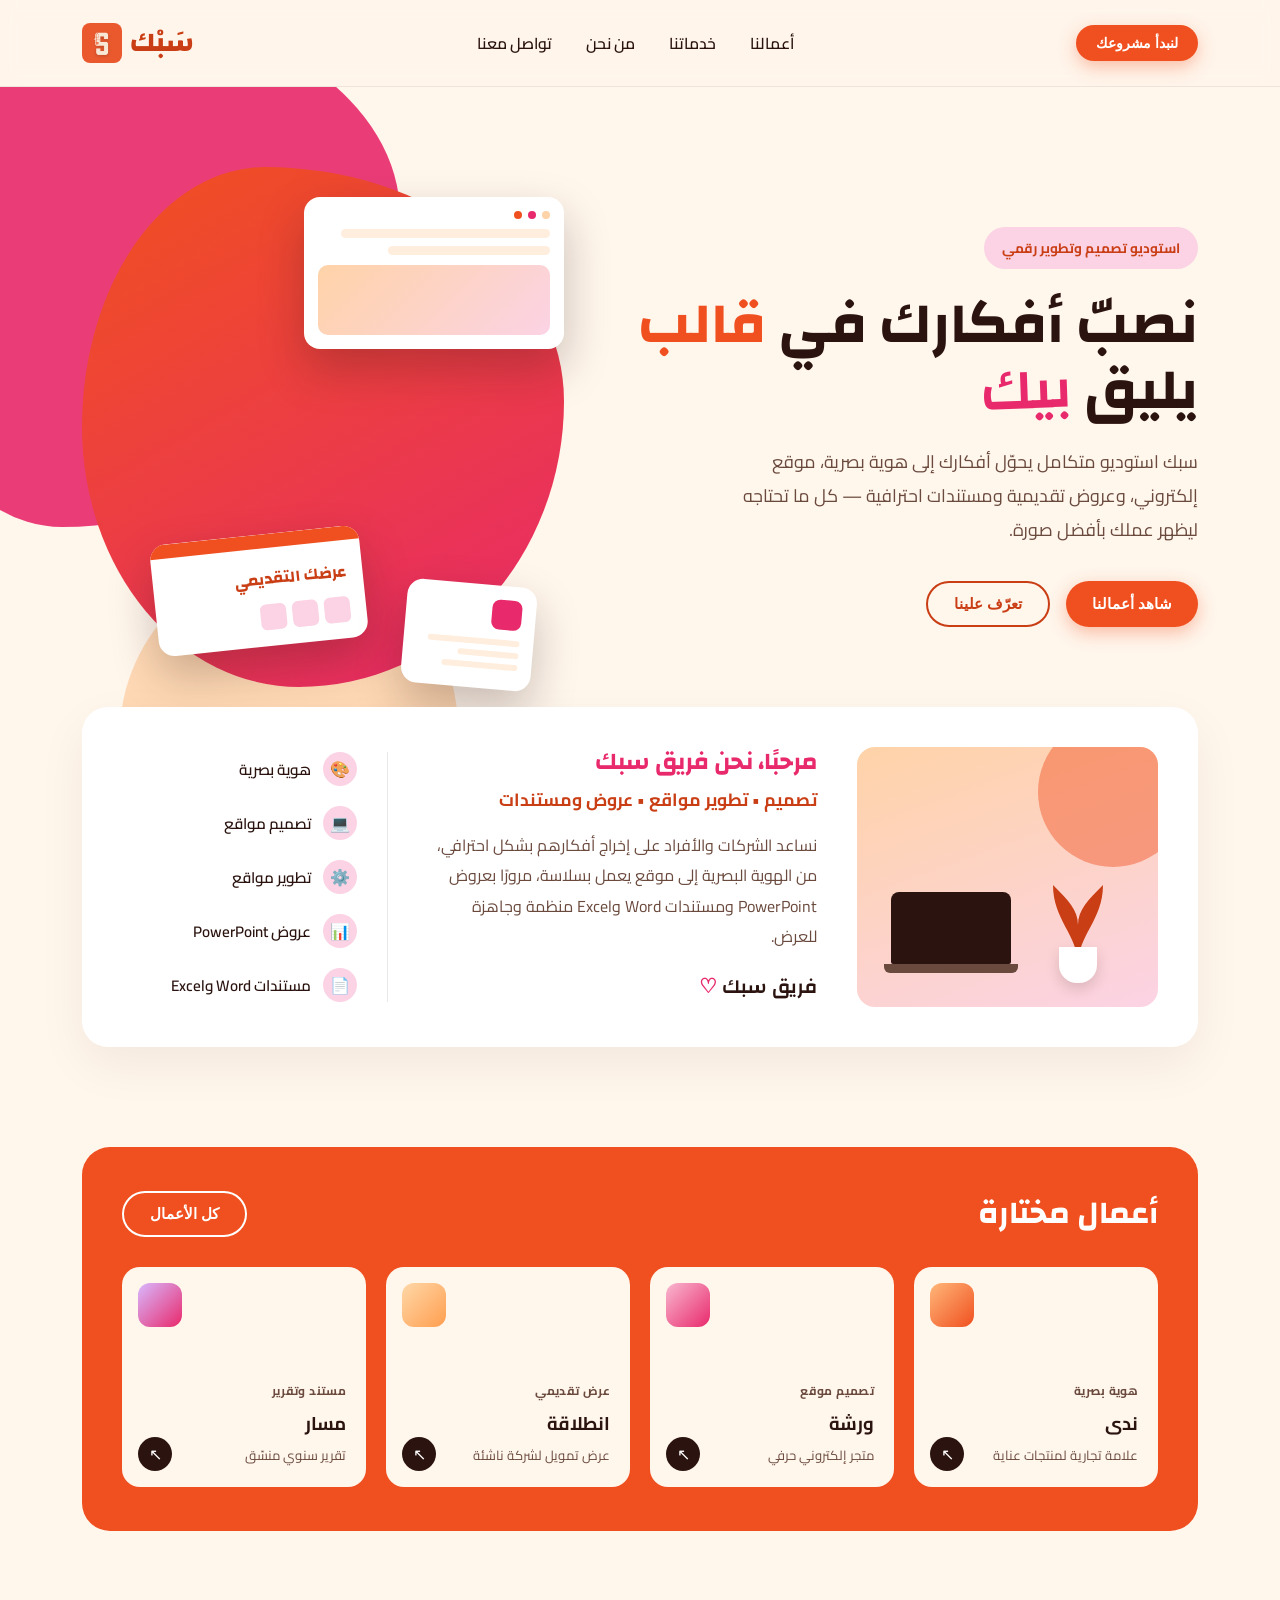
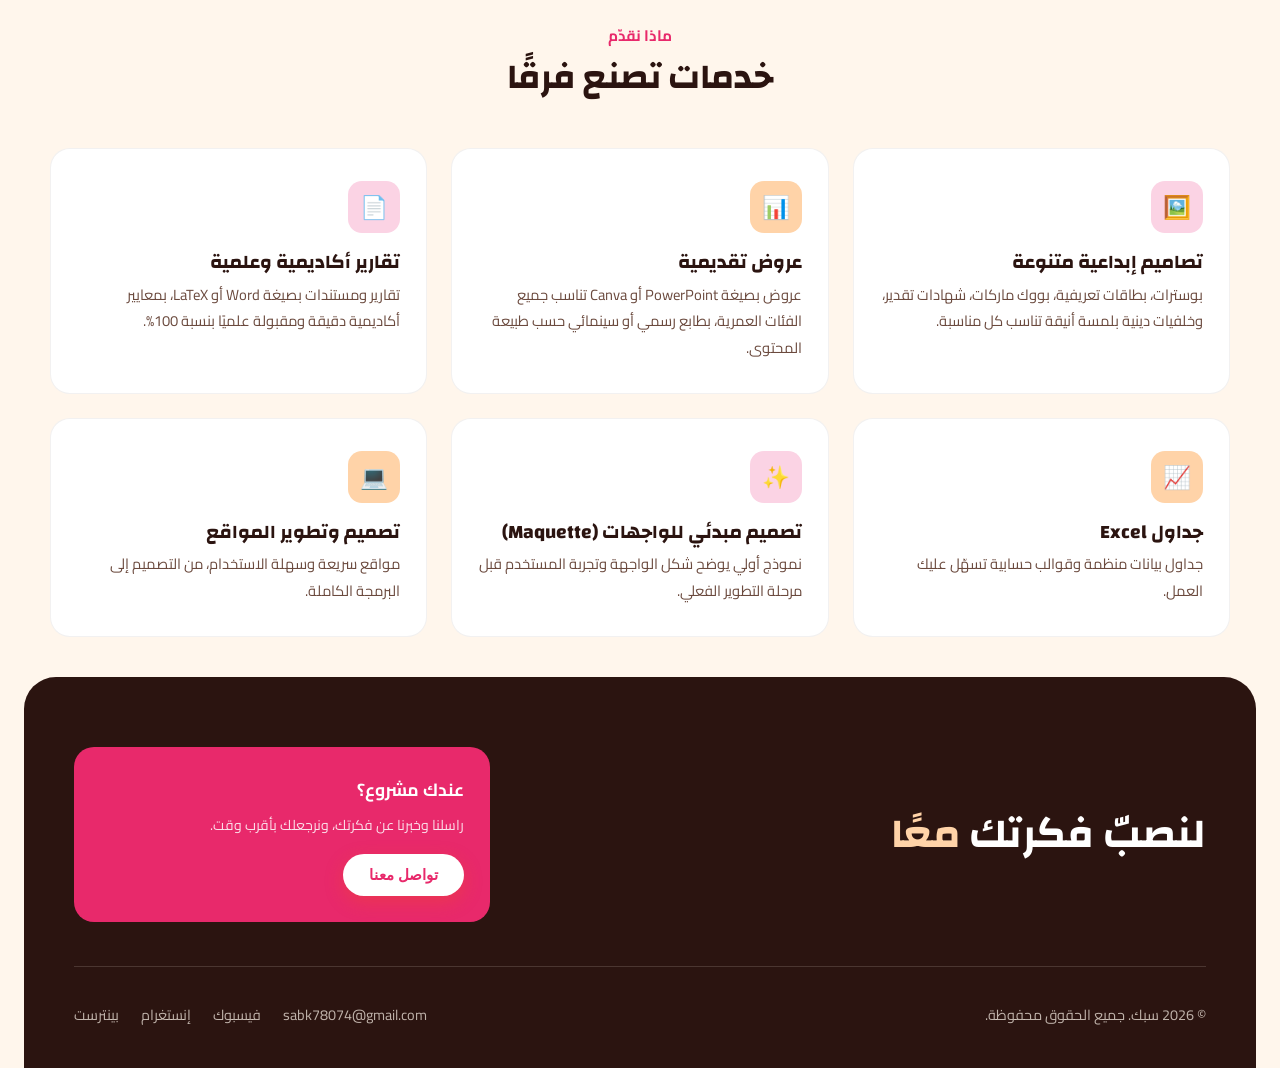
<file: SABK_Website/index.html>
<!DOCTYPE html>
<html lang="ar" dir="rtl">

<head>
  <meta charset="UTF-8">
  <meta name="viewport" content="width=device-width, initial-scale=1.0">
  <title>سبك | استوديو تصميم وتطوير</title>
  <link rel="icon" type="image/png" href="/assets/logo-S.png">
  <link rel="apple-touch-icon" href="assets/logo-S.png">
  <link rel="preconnect" href="https://fonts.googleapis.com">
  <link rel="preconnect" href="https://fonts.gstatic.com" crossorigin>
  <link rel="stylesheet" href="styles.css">
  <link
    href="https://fonts.googleapis.com/css2?family=Changa:wght@500;600;700;800&family=Cairo:wght@300;400;500;600;700&display=swap"
    rel="stylesheet">

</head>

<body>

  <header>
    <nav>
      <a href="commande/commandepage.html"><button class="cta-btn" style="font-size:.85rem;padding:10px 20px;">لنبدأ
          مشروعك</button></a>
      <ul class="nav-links">
        <li><a href="#work">أعمالنا</a></li>
        <li><a href="#services">خدماتنا</a></li>
        <li><a href="#about">من نحن</a></li>
        <li><a href="#contact">تواصل معنا</a></li>
      </ul>
      <div class="logo">
        سَبْك
        <span class="nav-logo"><img src="assets/logo-S.png" alt="سبك"></span>
      </div>
      <button class="menu-toggle">☰</button>
    </nav>
  </header>

  <!-- <div id="header-placeholder"></div> -->

  <section class="hero">
    <div class="blob-pink"></div>
    <div class="blob-peach"></div>
    <div class="wrap hero-grid">
      <div>
        <span class="eyebrow-badge">استوديو تصميم وتطوير رقمي</span>
        <h1>نصبّ أفكارك في <span class="accent">قالب</span><br>يليق <span class="script">بيك</span></h1>
        <p class="lead">سبك استوديو متكامل يحوّل أفكارك إلى هوية بصرية، موقع إلكتروني، وعروض تقديمية ومستندات احترافية —
          كل ما تحتاجه ليظهر عملك بأفضل صورة.</p>
        <div class="hero-actions">
          <button class="cta-btn">شاهد أعمالنا</button>
          <button class="cta-btn outline">تعرّف علينا</button>
        </div>
      </div>
      <div class="hero-visual">
        <div class="stage-blob"></div>
        <div class="mock-card mock-web">
          <div class="bar"><span></span><span></span><span></span></div>
          <div class="line w1"></div>
          <div class="line w2"></div>
          <div class="block"></div>
        </div>
        <div class="mock-card mock-ppt">
          <div class="top"></div>
          <div class="body">
            <div class="title">عرضك التقديمي</div>
            <div class="dot-row"><span></span><span></span><span></span></div>
          </div>
        </div>
        <div class="mock-card mock-doc">
          <div class="icon"></div>
          <div class="line" style="width:90%"></div>
          <div class="line" style="width:60%"></div>
          <div class="line" style="width:75%"></div>
        </div>
      </div>
    </div>
  </section>

  <div class="wrap">
    <div class="about-card" id="about">

      <div class="about-visual">
        <div class="visual-shape"></div>
        <div class="illus-laptop">
          <div class="illus-screen"></div>
          <div class="illus-base"></div>
        </div>
        <div class="illus-plant">
          <svg class="illus-leaf" viewBox="0 0 60 100" xmlns="http://www.w3.org/2000/svg">
            <path d="M30 100 C30 70 5 55 5 20 C20 35 30 45 30 60 C30 45 40 35 55 20 C55 55 30 70 30 100Z"
              fill="var(--orange-deep)" />
          </svg>
          <div class="illus-pot"></div>
        </div>
      </div>

      <div class="about-content">
        <h3>مرحبًا، نحن فريق سبك</h3>
        <h4>تصميم • تطوير مواقع • عروض ومستندات</h4>
        <p>نساعد الشركات والأفراد على إخراج أفكارهم بشكل احترافي، من الهوية البصرية إلى موقع يعمل بسلاسة، مرورًا بعروض
          PowerPoint ومستندات Word وExcel منظمة وجاهزة للعرض.</p>
        <div class="about-signature">فريق سبك <span>♡</span></div>
      </div>

      <div class="about-list">
        <div class="about-list-item"><span class="icon-badge">🎨</span> هوية بصرية</div>
        <div class="about-list-item"><span class="icon-badge">💻</span> تصميم مواقع</div>
        <div class="about-list-item"><span class="icon-badge">⚙️</span> تطوير مواقع</div>
        <div class="about-list-item"><span class="icon-badge">📊</span> عروض PowerPoint</div>
        <div class="about-list-item"><span class="icon-badge">📄</span> مستندات Word وExcel</div>
      </div>

    </div>
  </div>

  <section class="wrap" id="work">
    <div class="work">
      <div class="work-head">
        <h2>أعمال مختارة</h2>
        <button class="cta-btn outline" style="border-color:#fff;color:#fff;">كل الأعمال</button>
      </div>
      <div class="work-grid">
        <div class="work-card">
          <div class="swatch s1"></div>
          <span class="tag">هوية بصرية</span>
          <h4>ندى</h4>
          <p>علامة تجارية لمنتجات عناية</p>
          <div class="arrow-btn">↖</div>
        </div>
        <div class="work-card">
          <div class="swatch s2"></div>
          <span class="tag">تصميم موقع</span>
          <h4>ورشة</h4>
          <p>متجر إلكتروني حرفي</p>
          <div class="arrow-btn">↖</div>
        </div>
        <div class="work-card">
          <div class="swatch s3"></div>
          <span class="tag">عرض تقديمي</span>
          <h4>انطلاقة</h4>
          <p>عرض تمويل لشركة ناشئة</p>
          <div class="arrow-btn">↖</div>
        </div>
        <div class="work-card">
          <div class="swatch s4"></div>
          <span class="tag">مستند وتقرير</span>
          <h4>مسار</h4>
          <p>تقرير سنوي منسّق</p>
          <div class="arrow-btn">↖</div>
        </div>
      </div>
    </div>
  </section>

  <section class="services wrap" id="services">
    <div class="section-head">
      <span class="kicker">ماذا نقدّم</span>
      <h2>خدمات تصنع فرقًا</h2>
    </div>
    <div class="services-grid">
      <div class="service-card">
        <div class="service-icon">🖼️</div>
        <h3>تصاميم إبداعية متنوعة</h3>
        <p>بوسترات، بطاقات تعريفية، بووك ماركات، شهادات تقدير، وخلفيات دينية بلمسة أنيقة تناسب كل مناسبة.</p>
      </div>
      <div class="service-card">
        <div class="service-icon">📊</div>
        <h3>عروض تقديمية</h3>
        <p>عروض بصيغة PowerPoint أو Canva تناسب جميع الفئات العمرية، بطابع رسمي أو سينمائي حسب طبيعة المحتوى.</p>
      </div>
      <div class="service-card">
        <div class="service-icon">📄</div>
        <h3>تقارير أكاديمية وعلمية</h3>
        <p>تقارير ومستندات بصيغة Word أو LaTeX، بمعايير أكاديمية دقيقة ومقبولة علميًا بنسبة 100%.</p>
      </div>
      <div class="service-card">
        <div class="service-icon">📈</div>
        <h3>جداول Excel</h3>
        <p>جداول بيانات منظمة وقوالب حسابية تسهّل عليك العمل.</p>
      </div>
      <div class="service-card">
        <div class="service-icon">✨</div>
        <h3>تصميم مبدئي للواجهات (Maquette)</h3>
        <p>نموذج أولي يوضح شكل الواجهة وتجربة المستخدم قبل مرحلة التطوير الفعلي.</p>
      </div>
      <div class="service-card">
        <div class="service-icon">💻</div>
        <h3>تصميم وتطوير المواقع</h3>
        <p>مواقع سريعة وسهلة الاستخدام، من التصميم إلى البرمجة الكاملة.</p>
      </div>
    </div>
    </div>
  </section>

  <!-- <section class="stats wrap">
    <div class="stats-grid">
      <div class="stat-box">
        <div class="num">+3</div>
        <div class="label">سنوات خبرة</div>
      </div>
      <div class="stat-box">
        <div class="num">+60</div>
        <div class="label">مشروع منجز</div>
      </div>
      <div class="stat-box">
        <div class="num">+40</div>
        <div class="label">عميل سعيد</div>
      </div>
      <div class="stat-box">
        <div class="num">+15</div>
        <div class="label">قالب جاهز</div>
      </div>
    </div>
  </section> -->


  <footer id="contact">
    <div class="footer-top">
      <h2>لنصبّ فكرتك <span class="script">معًا</span></h2>
      <div class="footer-form">
        <h4>عندك مشروع؟</h4>
        <p>راسلنا وخبرنا عن فكرتك، ونرجعلك بأقرب وقت.</p>
        <button class="cta-btn" style="background:#fff;color:var(--pink);">تواصل معنا</button>
      </div>
    </div>
    <div class="footer-bottom">
      <span>© 2026 سبك. جميع الحقوق محفوظة.</span>
      <div class="footer-links">
        <a href="mailto:sabk78074@gmail.com">sabk78074@gmail.com</a>
        <a href="https://www.facebook.com/sabk.studio" target="_blank">فيسبوك</a>
        <a href="#">إنستغرام</a>
        <a href="#">بينترست</a>
      </div>
    </div>
  </footer>

  <!-- <script>
    function loadHTML(placeholderId, file) {
      fetch(file)
        .then(res => res.text())
        .then(data => {
          document.getElementById(placeholderId).outerHTML = data;
        })
        .catch(err => console.error(`Error loading ${file}:`, err));
    }

    loadHTML("header-placeholder", "homepage/header.html");
    loadHTML("footer-placeholder", "homepage/footer.html");
  </script> -->

</body>

</html>
</file>
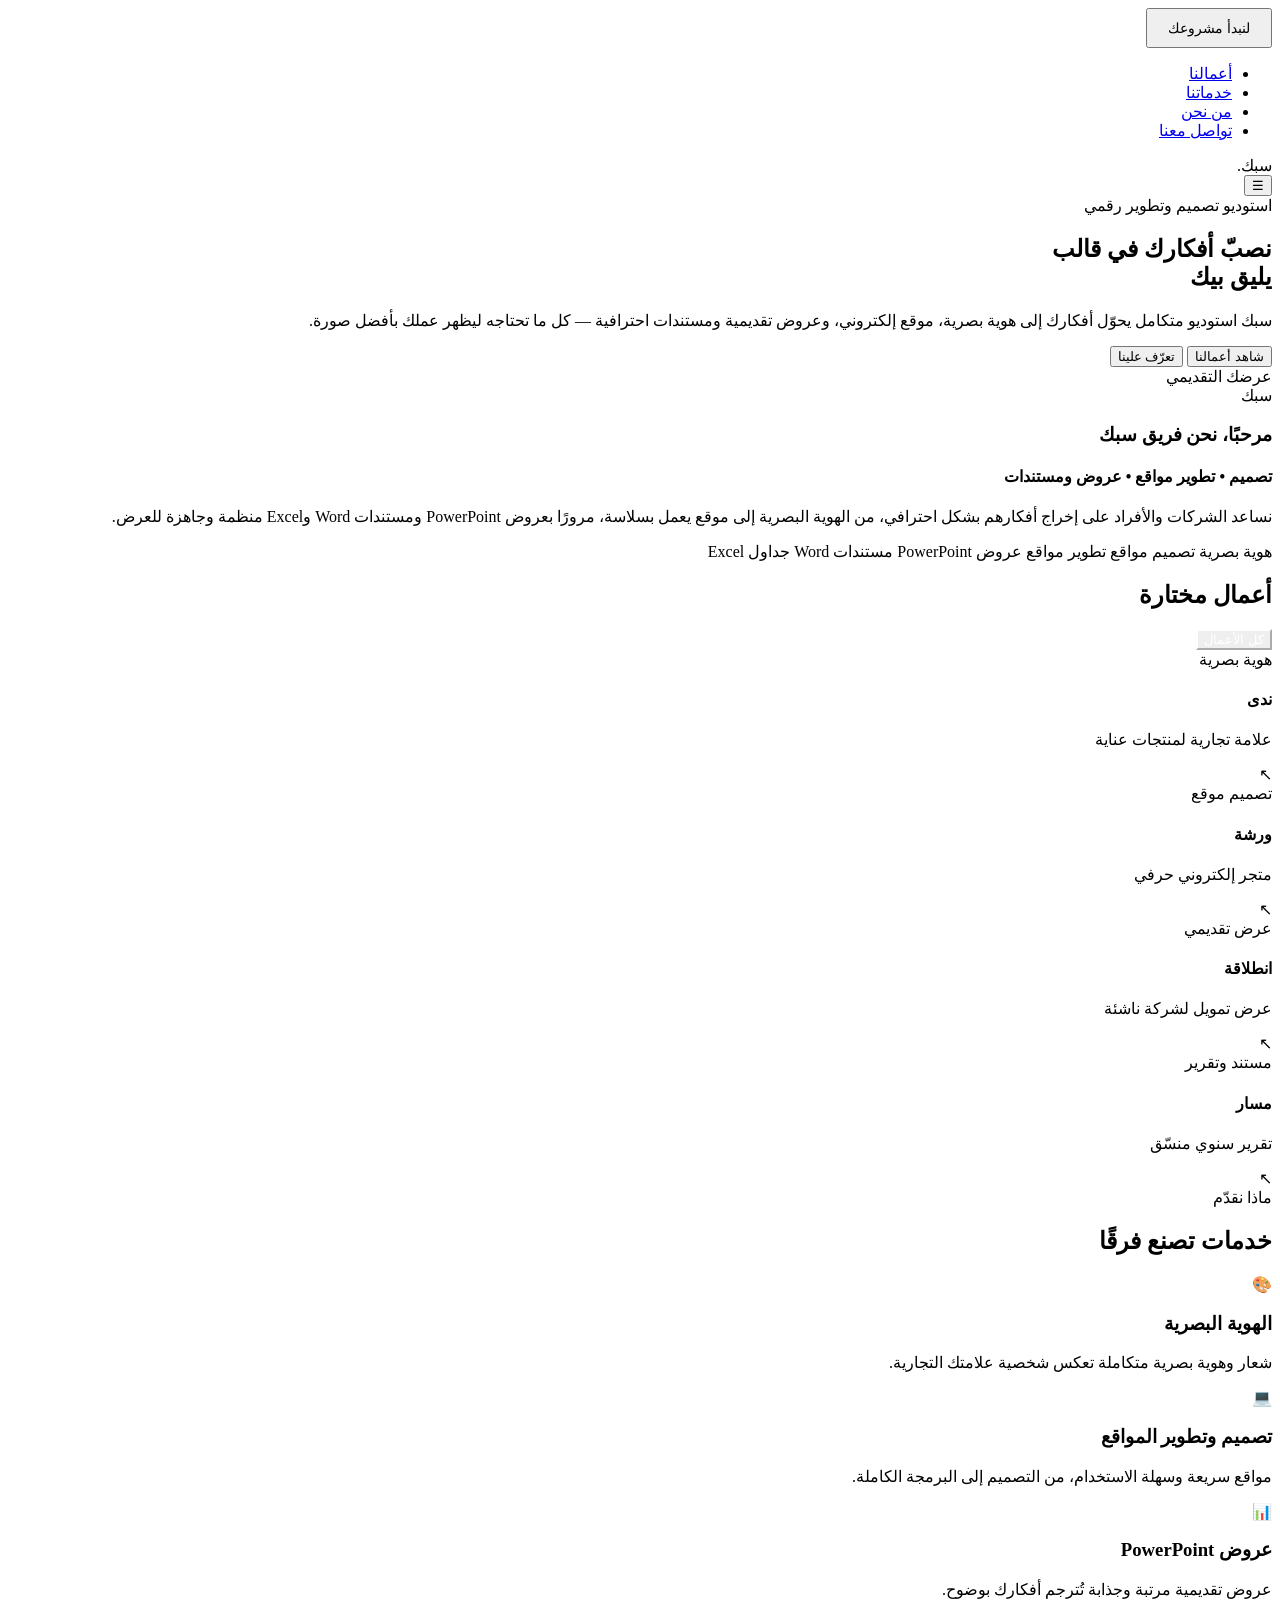
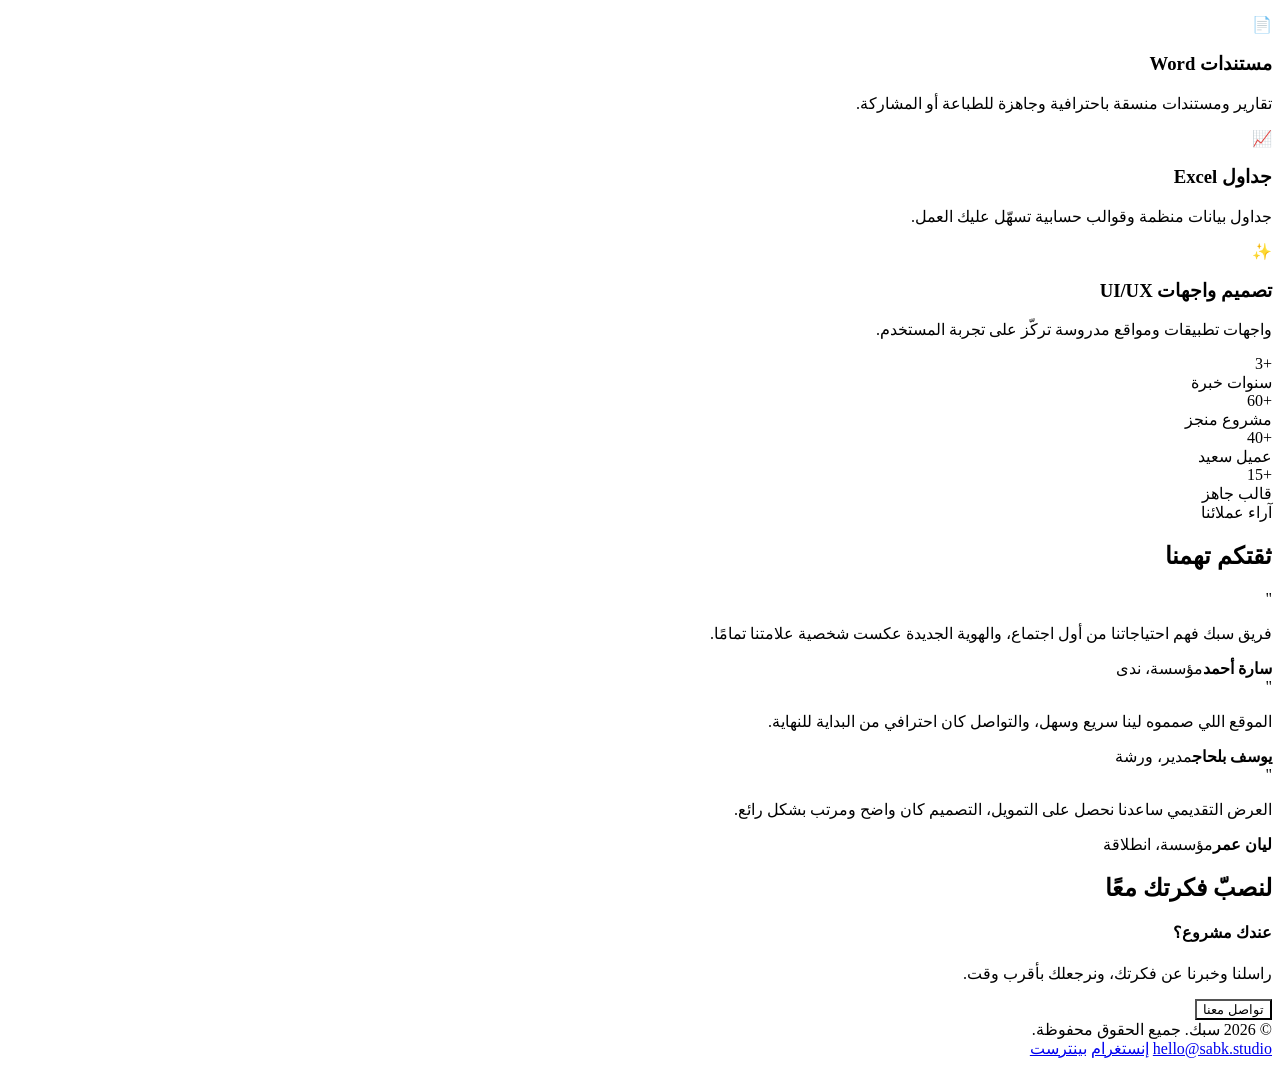
<file: SABK_Website/sabk-website.html>
<!DOCTYPE html>
<html lang="ar" dir="rtl">

<head>
  <meta charset="UTF-8">
  <meta name="viewport" content="width=device-width, initial-scale=1.0">
  <title>سبك | استوديو تصميم وتطوير</title>
  <link rel="preconnect" href="https://fonts.googleapis.com">
  <link rel="preconnect" href="https://fonts.gstatic.com" crossorigin>
  <link
    href="https://fonts.googleapis.com/css2?family=Changa:wght@500;600;700;800&family=Cairo:wght@300;400;500;600;700&display=swap"
    rel="stylesheet">

</head>

<body>

  <header>
    <nav>
      <button class="cta-btn" style="font-size:.85rem;padding:10px 20px;">لنبدأ مشروعك</button>
      <ul class="nav-links">
        <li><a href="#work">أعمالنا</a></li>
        <li><a href="#services">خدماتنا</a></li>
        <li><a href="#about">من نحن</a></li>
        <li><a href="#contact">تواصل معنا</a></li>
      </ul>
      <div class="logo">سبك<span>.</span></div>
      <button class="menu-toggle">☰</button>
    </nav>
  </header>

  <section class="hero">
    <div class="blob-pink"></div>
    <div class="blob-peach"></div>
    <div class="wrap hero-grid">
      <div>
        <span class="eyebrow-badge">استوديو تصميم وتطوير رقمي</span>
        <h1>نصبّ أفكارك في <span class="accent">قالب</span><br>يليق <span class="script">بيك</span></h1>
        <p class="lead">سبك استوديو متكامل يحوّل أفكارك إلى هوية بصرية، موقع إلكتروني، وعروض تقديمية ومستندات احترافية —
          كل ما تحتاجه ليظهر عملك بأفضل صورة.</p>
        <div class="hero-actions">
          <button class="cta-btn">شاهد أعمالنا</button>
          <button class="cta-btn outline">تعرّف علينا</button>
        </div>
      </div>
      <div class="hero-visual">
        <div class="stage-blob"></div>
        <div class="mock-card mock-web">
          <div class="bar"><span></span><span></span><span></span></div>
          <div class="line w1"></div>
          <div class="line w2"></div>
          <div class="block"></div>
        </div>
        <div class="mock-card mock-ppt">
          <div class="top"></div>
          <div class="body">
            <div class="title">عرضك التقديمي</div>
            <div class="dot-row"><span></span><span></span><span></span></div>
          </div>
        </div>
        <div class="mock-card mock-doc">
          <div class="icon"></div>
          <div class="line" style="width:90%"></div>
          <div class="line" style="width:60%"></div>
          <div class="line" style="width:75%"></div>
        </div>
      </div>
    </div>
  </section>

  <div class="wrap">
    <div class="intro" id="about">
      <div class="intro-visual"><span class="word">سبك</span></div>
      <div class="intro-content">
        <h3>مرحبًا، نحن فريق سبك</h3>
        <h4>تصميم • تطوير مواقع • عروض ومستندات</h4>
        <p>نساعد الشركات والأفراد على إخراج أفكارهم بشكل احترافي، من الهوية البصرية إلى موقع يعمل بسلاسة، مرورًا بعروض
          PowerPoint ومستندات Word وExcel منظمة وجاهزة للعرض.</p>
        <div class="service-tags">
          <span>هوية بصرية</span>
          <span>تصميم مواقع</span>
          <span>تطوير مواقع</span>
          <span>عروض PowerPoint</span>
          <span>مستندات Word</span>
          <span>جداول Excel</span>
        </div>
      </div>
    </div>
  </div>

  <section class="wrap" id="work">
    <div class="work">
      <div class="work-head">
        <h2>أعمال مختارة</h2>
        <button class="cta-btn outline" style="border-color:#fff;color:#fff;">كل الأعمال</button>
      </div>
      <div class="work-grid">
        <div class="work-card">
          <div class="swatch s1"></div>
          <span class="tag">هوية بصرية</span>
          <h4>ندى</h4>
          <p>علامة تجارية لمنتجات عناية</p>
          <div class="arrow-btn">↖</div>
        </div>
        <div class="work-card">
          <div class="swatch s2"></div>
          <span class="tag">تصميم موقع</span>
          <h4>ورشة</h4>
          <p>متجر إلكتروني حرفي</p>
          <div class="arrow-btn">↖</div>
        </div>
        <div class="work-card">
          <div class="swatch s3"></div>
          <span class="tag">عرض تقديمي</span>
          <h4>انطلاقة</h4>
          <p>عرض تمويل لشركة ناشئة</p>
          <div class="arrow-btn">↖</div>
        </div>
        <div class="work-card">
          <div class="swatch s4"></div>
          <span class="tag">مستند وتقرير</span>
          <h4>مسار</h4>
          <p>تقرير سنوي منسّق</p>
          <div class="arrow-btn">↖</div>
        </div>
      </div>
    </div>
  </section>

  <section class="services wrap" id="services">
    <div class="section-head">
      <span class="kicker">ماذا نقدّم</span>
      <h2>خدمات تصنع فرقًا</h2>
    </div>
    <div class="services-grid">
      <div class="service-card">
        <div class="service-icon">🎨</div>
        <h3>الهوية البصرية</h3>
        <p>شعار وهوية بصرية متكاملة تعكس شخصية علامتك التجارية.</p>
      </div>
      <div class="service-card">
        <div class="service-icon">💻</div>
        <h3>تصميم وتطوير المواقع</h3>
        <p>مواقع سريعة وسهلة الاستخدام، من التصميم إلى البرمجة الكاملة.</p>
      </div>
      <div class="service-card">
        <div class="service-icon">📊</div>
        <h3>عروض PowerPoint</h3>
        <p>عروض تقديمية مرتبة وجذابة تُترجم أفكارك بوضوح.</p>
      </div>
      <div class="service-card">
        <div class="service-icon">📄</div>
        <h3>مستندات Word</h3>
        <p>تقارير ومستندات منسقة باحترافية وجاهزة للطباعة أو المشاركة.</p>
      </div>
      <div class="service-card">
        <div class="service-icon">📈</div>
        <h3>جداول Excel</h3>
        <p>جداول بيانات منظمة وقوالب حسابية تسهّل عليك العمل.</p>
      </div>
      <div class="service-card">
        <div class="service-icon">✨</div>
        <h3>تصميم واجهات UI/UX</h3>
        <p>واجهات تطبيقات ومواقع مدروسة تركّز على تجربة المستخدم.</p>
      </div>
    </div>
  </section>

  <section class="stats wrap">
    <div class="stats-grid">
      <div class="stat-box">
        <div class="num">+3</div>
        <div class="label">سنوات خبرة</div>
      </div>
      <div class="stat-box">
        <div class="num">+60</div>
        <div class="label">مشروع منجز</div>
      </div>
      <div class="stat-box">
        <div class="num">+40</div>
        <div class="label">عميل سعيد</div>
      </div>
      <div class="stat-box">
        <div class="num">+15</div>
        <div class="label">قالب جاهز</div>
      </div>
    </div>
  </section>

  <section class="testimonials wrap">
    <div class="section-head">
      <span class="kicker">آراء عملائنا</span>
      <h2>ثقتكم تهمنا</h2>
    </div>
    <div class="test-grid">
      <div class="test-card">
        <div class="quote-mark">"</div>
        <p>فريق سبك فهم احتياجاتنا من أول اجتماع، والهوية الجديدة عكست شخصية علامتنا تمامًا.</p>
        <div class="test-person">
          <div class="test-avatar" style="background:var(--peach);"></div>
          <div><strong>سارة أحمد</strong><span>مؤسسة، ندى</span></div>
        </div>
      </div>
      <div class="test-card">
        <div class="quote-mark">"</div>
        <p>الموقع اللي صمموه لينا سريع وسهل، والتواصل كان احترافي من البداية للنهاية.</p>
        <div class="test-person">
          <div class="test-avatar" style="background:var(--pink-soft);"></div>
          <div><strong>يوسف بلحاج</strong><span>مدير، ورشة</span></div>
        </div>
      </div>
      <div class="test-card">
        <div class="quote-mark">"</div>
        <p>العرض التقديمي ساعدنا نحصل على التمويل، التصميم كان واضح ومرتب بشكل رائع.</p>
        <div class="test-person">
          <div class="test-avatar" style="background:var(--peach);"></div>
          <div><strong>ليان عمر</strong><span>مؤسسة، انطلاقة</span></div>
        </div>
      </div>
    </div>
  </section>

  <footer id="contact">
    <div class="footer-top">
      <h2>لنصبّ فكرتك <span class="script">معًا</span></h2>
      <div class="footer-form">
        <h4>عندك مشروع؟</h4>
        <p>راسلنا وخبرنا عن فكرتك، ونرجعلك بأقرب وقت.</p>
        <button class="cta-btn" style="background:#fff;color:var(--pink);">تواصل معنا</button>
      </div>
    </div>
    <div class="footer-bottom">
      <span>© 2026 سبك. جميع الحقوق محفوظة.</span>
      <div class="footer-links">
        <a href="#">hello@sabk.studio</a>
        <a href="#">إنستغرام</a>
        <a href="#">بينترست</a>
      </div>
    </div>
  </footer>

</body>

</html>
</file>
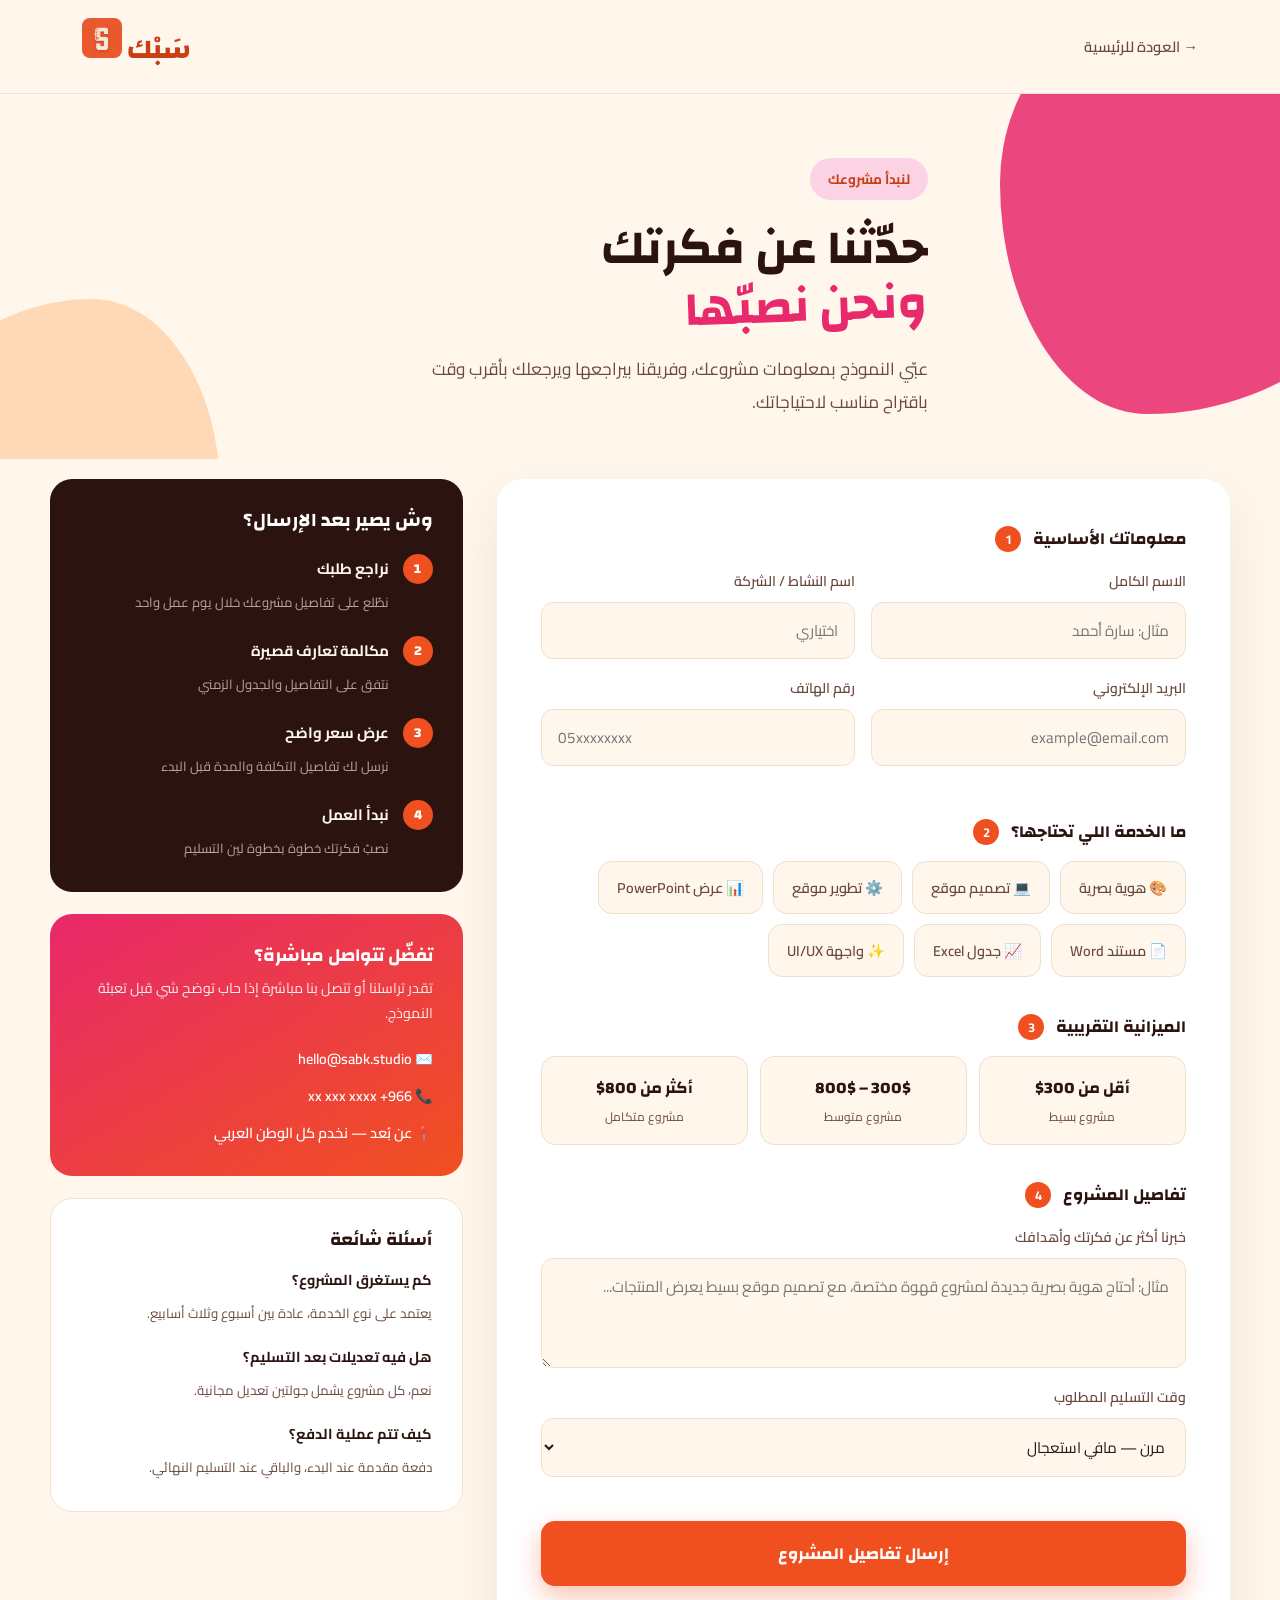
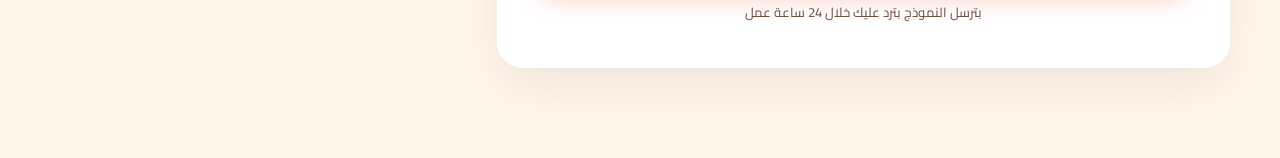
<file: SABK_Website/commande/commandepage.html>
<!DOCTYPE html>
<html lang="ar" dir="rtl">

<head>
  <meta charset="UTF-8">
  <meta name="viewport" content="width=device-width, initial-scale=1.0">
  <title>ابدأ مشروعك | سبك</title>
  <link rel="preconnect" href="https://fonts.googleapis.com">
  <link rel="preconnect" href="https://fonts.gstatic.com" crossorigin>
  <link
    href="https://fonts.googleapis.com/css2?family=Changa:wght@500;600;700;800&family=Cairo:wght@300;400;500;600;700&display=swap"
    rel="stylesheet">
  <link rel="stylesheet" href="style_commande.css">
</head>

<body>

  <header>
    <nav>
      <a class="back-link" href="../index.html">→ العودة للرئيسية</a>
      <div class="logo">
        سَبْك
        <span class="nav-logo"><img src="../assets/logo-S.png" alt="سبك"></span>
      </div>
    </nav>
  </header>

  <section class="page-hero">
    <div class="blob-a"></div>
    <div class="blob-b"></div>
    <div class="wrap page-hero-inner">
      <span class="eyebrow-badge">لنبدأ مشروعك</span>
      <h1>حدّثنا عن فكرتك <span class="script">ونحن نصبّها</span></h1>
      <p>عبّي النموذج بمعلومات مشروعك، وفريقنا بيراجعها ويرجعلك بأقرب وقت باقتراح مناسب لاحتياجاتك.</p>
    </div>
  </section>

  <div class="wrap project-layout">

    <form class="form-card">

      <div class="form-section">
        <label class="group-label">معلوماتك الأساسية <span class="step-num">1</span></label>
        <div class="two-col">
          <div class="field">
            <label>الاسم الكامل</label>
            <input type="text" placeholder="مثال: سارة أحمد">
          </div>
          <div class="field">
            <label>اسم النشاط / الشركة</label>
            <input type="text" placeholder="اختياري">
          </div>
        </div>
        <div class="two-col">
          <div class="field">
            <label>البريد الإلكتروني</label>
            <input type="email" placeholder="example@email.com">
          </div>
          <div class="field">
            <label>رقم الهاتف</label>
            <input type="tel" placeholder="05xxxxxxxx">
          </div>
        </div>
      </div>

      <div class="form-section">
        <label class="group-label">ما الخدمة اللي تحتاجها؟ <span class="step-num">2</span></label>
        <div class="chip-group">
          <label class="chip"><input type="checkbox" name="service"><span class="chip-body">🎨 هوية بصرية</span></label>
          <label class="chip"><input type="checkbox" name="service"><span class="chip-body">💻 تصميم موقع</span></label>
          <label class="chip"><input type="checkbox" name="service"><span class="chip-body">⚙️ تطوير موقع</span></label>
          <label class="chip"><input type="checkbox" name="service"><span class="chip-body">📊 عرض
              PowerPoint</span></label>
          <label class="chip"><input type="checkbox" name="service"><span class="chip-body">📄 مستند Word</span></label>
          <label class="chip"><input type="checkbox" name="service"><span class="chip-body">📈 جدول Excel</span></label>
          <label class="chip"><input type="checkbox" name="service"><span class="chip-body">✨ واجهة UI/UX</span></label>
        </div>
      </div>

      <div class="form-section">
        <label class="group-label">الميزانية التقريبية <span class="step-num">3</span></label>
        <div class="budget-group">
          <label class="budget-option">
            <input type="radio" name="budget">
            <div class="box">
              <div class="amount">أقل من 300$</div>
              <div class="note">مشروع بسيط</div>
            </div>
          </label>
          <label class="budget-option">
            <input type="radio" name="budget">
            <div class="box">
              <div class="amount">300$ – 800$</div>
              <div class="note">مشروع متوسط</div>
            </div>
          </label>
          <label class="budget-option">
            <input type="radio" name="budget">
            <div class="box">
              <div class="amount">أكثر من 800$</div>
              <div class="note">مشروع متكامل</div>
            </div>
          </label>
        </div>
      </div>

      <div class="form-section">
        <label class="group-label">تفاصيل المشروع <span class="step-num">4</span></label>
        <div class="field">
          <label>خبرنا أكثر عن فكرتك وأهدافك</label>
          <textarea
            placeholder="مثال: أحتاج هوية بصرية جديدة لمشروع قهوة مختصة، مع تصميم موقع بسيط يعرض المنتجات..."></textarea>
        </div>
        <div class="field">
          <label>وقت التسليم المطلوب</label>
          <select>
            <option>مرن — مافي استعجال</option>
            <option>خلال أسبوعين</option>
            <option>خلال شهر</option>
            <option>عاجل — أقل من أسبوع</option>
          </select>
        </div>
      </div>

      <button type="submit" class="submit-btn">إرسال تفاصيل المشروع</button>
      <p class="form-note">بترسل النموذج بترد عليك خلال 24 ساعة عمل</p>
    </form>

    <aside class="sidebar">
      <div class="side-card steps">
        <h3>وش يصير بعد الإرسال؟</h3>
        <div class="step-item">
          <div class="dot">1</div>
          <div><strong>نراجع طلبك</strong><span>نطّلع على تفاصيل مشروعك خلال يوم عمل واحد</span></div>
        </div>
        <div class="step-item">
          <div class="dot">2</div>
          <div><strong>مكالمة تعارف قصيرة</strong><span>نتفق على التفاصيل والجدول الزمني</span></div>
        </div>
        <div class="step-item">
          <div class="dot">3</div>
          <div><strong>عرض سعر واضح</strong><span>نرسل لك تفاصيل التكلفة والمدة قبل البدء</span></div>
        </div>
        <div class="step-item">
          <div class="dot">4</div>
          <div><strong>نبدأ العمل</strong><span>نصبّ فكرتك خطوة بخطوة لين التسليم</span></div>
        </div>
      </div>

      <div class="side-card contact">
        <h3>تفضّل تتواصل مباشرة؟</h3>
        <p>تقدر تراسلنا أو تتصل بنا مباشرة إذا حاب توضح شي قبل تعبئة النموذج.</p>
        <div class="contact-line">✉️ hello@sabk.studio</div>
        <div class="contact-line">📞 966+ xx xxx xxxx</div>
        <div class="contact-line">📍 عن بُعد — نخدم كل الوطن العربي</div>
      </div>

      <div class="side-card faq">
        <h3>أسئلة شائعة</h3>
        <div class="faq-item">
          <strong>كم يستغرق المشروع؟</strong>
          <span>يعتمد على نوع الخدمة، عادة بين أسبوع وثلاث أسابيع.</span>
        </div>
        <div class="faq-item">
          <strong>هل فيه تعديلات بعد التسليم؟</strong>
          <span>نعم، كل مشروع يشمل جولتين تعديل مجانية.</span>
        </div>
        <div class="faq-item">
          <strong>كيف تتم عملية الدفع؟</strong>
          <span>دفعة مقدمة عند البدء، والباقي عند التسليم النهائي.</span>
        </div>
      </div>
    </aside>

  </div>

</body>

</html>
</file>
<file: SABK_Website/styles.css>
:root {
    --cream: #FFF6EC;
    --cream-2: #FFEEDD;
    --orange: #F0501F;
    --orange-deep: #C93E14;
    --pink: #E8296B;
    --pink-soft: #FBD3E4;
    --peach: #FFD3A8;
    --ink: #2B1410;
    --ink-soft: #6B4A3E;
}

* {
    margin: 0;
    padding: 0;
    box-sizing: border-box;
}

html {
    scroll-behavior: smooth;
}

body {
    background: var(--cream);
    color: var(--ink);
    font-family: 'Cairo', sans-serif;
    overflow-x: hidden;
}

h1,
h2,
h3,
.display {
    font-family: 'Changa', sans-serif;
    font-weight: 700;
    line-height: 1.15;
}

a {
    text-decoration: none;
    color: inherit;
}

ul {
    list-style: none;
}

.nav-logo img {
    width: 40px;
    height: 40px;
    object-fit: cover;
    border-radius: 20%;
}

img {
    max-width: 100%;
    display: block;
}

.wrap {
    max-width: 1180px;
    margin: 0 auto;
    padding: 0 32px;
}

.about-card {
    background: #fff;
    border-radius: 26px;
    padding: 40px;
    display: grid;
    grid-template-columns: .85fr 1.1fr .75fr;
    gap: 40px;
    align-items: center;
    box-shadow: 0 18px 50px rgba(43, 20, 16, .06);
    position: relative;
    z-index: 3;
    top: -40px;
    max-width: 1116px;
    margin-inline: auto;
}

/* visual (illustration instead of photo) */
.about-visual {
    position: relative;
    height: 260px;
    border-radius: 18px;
    overflow: hidden;
    background: linear-gradient(160deg, var(--peach), var(--pink-soft));
}

.visual-shape {
    position: absolute;
    top: -30px;
    right: -30px;
    width: 150px;
    height: 150px;
    background: var(--orange);
    opacity: .45;
    border-radius: 50%;
}

.illus-laptop {
    position: absolute;
    bottom: 34px;
    left: 34px;
    width: 120px;
}

.illus-screen {
    width: 100%;
    height: 72px;
    background: var(--ink);
    border-radius: 8px 8px 2px 2px;
}

.illus-base {
    width: 112%;
    margin-inline-start: -6%;
    height: 9px;
    background: var(--ink-soft);
    border-radius: 0 0 6px 6px;
}

.illus-plant {
    position: absolute;
    bottom: 24px;
    right: 48px;
    display: flex;
    flex-direction: column;
    align-items: center;
}

.illus-leaf {
    width: 64px;
    height: 100px;
    margin-bottom: -18px;
}

.illus-pot {
    width: 38px;
    height: 36px;
    background: #fff;
    border-radius: 0 0 18px 18px;
    position: relative;
    z-index: 2;
    box-shadow: 0 6px 14px rgba(43, 20, 16, .15);
}

/* bio */
.about-content h3 {
    color: var(--pink);
    font-size: 1.5rem;
    margin-bottom: 6px;
}

.about-content h4 {
    color: var(--orange-deep);
    font-size: 1.1rem;
    margin-bottom: 14px;
}

.about-content p {
    color: var(--ink-soft);
    line-height: 1.9;
}

.about-signature {
    font-family: 'Changa', sans-serif;
    font-weight: 600;
    font-size: 1.25rem;
    color: var(--ink);
    margin-top: 16px;
}

.about-signature span {
    color: var(--pink);
}

/* service list */
.about-list {
    display: flex;
    flex-direction: column;
    gap: 20px;
    border-inline-start: 1px solid rgba(43, 20, 16, .1);
    padding-inline-start: 30px;
}

.about-list-item {
    display: flex;
    align-items: center;
    gap: 12px;
    font-weight: 600;
    font-size: .95rem;
    color: var(--ink);
}

.icon-badge {
    width: 34px;
    height: 34px;
    border-radius: 50%;
    background: var(--pink-soft);
    color: var(--orange-deep);
    display: flex;
    align-items: center;
    justify-content: center;
    font-size: 1rem;
    flex-shrink: 0;
}

@media(max-width:900px) {
    .about-card {
        grid-template-columns: 1fr;
        text-align: center;
    }

    .about-list {
        border-inline-start: none;
        border-top: 1px solid rgba(43, 20, 16, .1);
        padding-inline-start: 0;
        padding-top: 24px;
        align-items: center;
    }
}

/* ---------- NAV ---------- */
header {
    position: sticky;
    top: 0;
    z-index: 50;
    background: rgba(255, 246, 236, .9);
    backdrop-filter: blur(8px);
    border-bottom: 1px solid rgba(43, 20, 16, .08);
}

nav {
    display: flex;
    align-items: center;
    justify-content: space-between;
    padding: 18px 32px;
    max-width: 1180px;
    margin: 0 auto;
}

.logo {
    font-family: 'Changa', sans-serif;
    font-weight: 800;
    font-size: 1.7rem;
    color: var(--orange-deep);
    display: flex;
    align-items: center;
    gap: 8px;
}

.logo span {
    color: var(--pink);
}

.nav-links {
    display: flex;
    gap: 34px;
    font-weight: 600;
    font-size: .98rem;
}

.nav-links a {
    position: relative;
    padding: 4px 0;
    transition: color .2s;
}

.nav-links a:hover {
    color: var(--orange);
}

.cta-btn {
    background: var(--orange);
    color: #fff;
    padding: 12px 26px;
    border-radius: 40px;
    font-weight: 700;
    font-size: .95rem;
    border: none;
    cursor: pointer;
    box-shadow: 0 6px 18px rgba(240, 80, 31, .35);
    transition: transform .2s, box-shadow .2s;
}

.cta-btn:hover {
    transform: translateY(-2px);
    box-shadow: 0 10px 22px rgba(240, 80, 31, .45);
}

.cta-btn.outline {
    background: transparent;
    color: var(--orange-deep);
    border: 2px solid var(--orange-deep);
    box-shadow: none;
}

.menu-toggle {
    display: none;
    background: none;
    border: none;
    font-size: 1.6rem;
    cursor: pointer;
    color: var(--ink);
}

/* ---------- HERO ---------- */
.hero {
    position: relative;
    padding: 80px 0 60px;
    overflow: hidden;
}

.blob-pink {
    position: absolute;
    left: -120px;
    top: -80px;
    width: 520px;
    height: 520px;
    background: var(--pink);
    border-radius: 42% 58% 65% 35% / 45% 40% 60% 55%;
    opacity: .9;
    z-index: 0;
}

.blob-peach {
    position: absolute;
    left: 120px;
    bottom: -140px;
    width: 340px;
    height: 340px;
    background: var(--peach);
    border-radius: 60% 40% 38% 62% / 55% 60% 40% 45%;
    opacity: .8;
    z-index: 0;
}

.hero-grid {
    position: relative;
    z-index: 2;
    display: grid;
    grid-template-columns: 1.15fr .95fr;
    gap: 50px;
    align-items: center;
}

.eyebrow-badge {
    display: inline-flex;
    align-items: center;
    gap: 8px;
    background: var(--pink-soft);
    color: var(--orange-deep);
    padding: 8px 18px;
    border-radius: 30px;
    font-weight: 700;
    font-size: .85rem;
    margin-bottom: 22px;
}

.hero h1 {
    font-size: 3.6rem;
    color: var(--ink);
}

.hero h1 .accent {
    color: var(--orange);
}

.hero h1 .script {
    color: var(--pink);
    font-family: 'Changa', sans-serif;
    font-weight: 600;
    display: inline-block;
    transform: rotate(-2deg);
}

.hero p.lead {
    margin-top: 22px;
    font-size: 1.12rem;
    color: var(--ink-soft);
    max-width: 480px;
    line-height: 1.9;
}

.hero-actions {
    display: flex;
    gap: 16px;
    margin-top: 34px;
}

.hero-visual {
    position: relative;
    height: 520px;
}

.stage-blob {
    position: absolute;
    inset: 0;
    background: linear-gradient(150deg, var(--orange) 0%, var(--pink) 100%);
    border-radius: 38% 62% 55% 45% / 50% 45% 55% 50%;
}

.mock-card {
    position: absolute;
    background: #fff;
    border-radius: 16px;
    box-shadow: 0 20px 45px rgba(43, 20, 16, .25);
    overflow: hidden;
}

.mock-web {
    width: 260px;
    top: 30px;
    right: 0px;
    z-index: 3;
    padding: 14px;
}

.mock-web .bar {
    display: flex;
    gap: 6px;
    margin-bottom: 10px;
}

.mock-web .bar span {
    width: 8px;
    height: 8px;
    border-radius: 50%;
    background: var(--peach);
}

.mock-web .bar span:nth-child(2) {
    background: var(--pink);
}

.mock-web .bar span:nth-child(3) {
    background: var(--orange);
}

.mock-web .line {
    height: 9px;
    background: var(--cream-2);
    border-radius: 5px;
    margin-bottom: 8px;
}

.mock-web .line.w1 {
    width: 90%;
}

.mock-web .line.w2 {
    width: 70%;
}

.mock-web .block {
    height: 70px;
    border-radius: 10px;
    background: linear-gradient(135deg, var(--peach), var(--pink-soft));
    margin-top: 10px;
}

.mock-ppt {
    width: 210px;
    bottom: 40px;
    right: 200px;
    z-index: 4;
    padding: 0;
    transform: rotate(-6deg);
}

.mock-ppt .top {
    background: var(--orange);
    height: 14px;
}

.mock-ppt .body {
    padding: 16px;
}

.mock-ppt .title {
    font-family: 'Changa', sans-serif;
    font-weight: 700;
    font-size: 1rem;
    color: var(--orange-deep);
    margin-bottom: 8px;
}

.mock-ppt .dot-row {
    display: flex;
    gap: 6px;
    margin-top: 10px;
}

.mock-ppt .dot-row span {
    width: 26px;
    height: 26px;
    border-radius: 6px;
    background: var(--pink-soft);
}

.mock-doc {
    width: 130px;
    bottom: 0px;
    right: 30px;
    z-index: 5;
    padding: 14px;
    transform: rotate(5deg);
}

.mock-doc .icon {
    width: 30px;
    height: 30px;
    border-radius: 8px;
    background: var(--pink);
    margin-bottom: 10px;
}

.mock-doc .line {
    height: 6px;
    background: var(--cream-2);
    border-radius: 4px;
    margin-bottom: 6px;
}

.flower {
    position: absolute;
    width: 46px;
    height: 46px;
    z-index: 5;
}

/* ---------- INTRO STRIP ---------- */
.intro {
    background: #fff;
    border-radius: 26px;
    margin: 0 32px;
    max-width: 1116px;
    margin-inline: auto;
    display: grid;
    grid-template-columns: .8fr 1.2fr;
    overflow: hidden;
    box-shadow: 0 18px 50px rgba(43, 20, 16, .06);
    position: relative;
    z-index: 3;
    top: -40px;
}

.intro-visual {
    background: linear-gradient(160deg, var(--peach), var(--pink-soft));
    padding: 34px;
    display: flex;
    align-items: center;
    justify-content: center;
}

.intro-visual .word {
    font-family: 'Changa', sans-serif;
    font-size: 5.5rem;
    font-weight: 800;
    color: rgba(255, 255, 255, .6);
}

.intro-content {
    padding: 38px 44px;
}

.intro-content h3 {
    color: var(--pink);
    font-size: 1.5rem;
    margin-bottom: 6px;
}

.intro-content h4 {
    color: var(--orange-deep);
    font-size: 1.15rem;
    margin-bottom: 14px;
}

.intro-content p {
    color: var(--ink-soft);
    line-height: 1.9;
    max-width: 520px;
    margin-bottom: 18px;
}

.service-tags {
    display: flex;
    flex-wrap: wrap;
    gap: 10px;
}

.service-tags span {
    background: var(--cream-2);
    padding: 8px 16px;
    border-radius: 20px;
    font-size: .88rem;
    font-weight: 600;
    color: var(--ink);
}

/* ---------- WORK ---------- */
.work {
    background: var(--orange);
    border-radius: 28px;
    margin: 60px 32px 0;
    max-width: 1116px;
    margin-inline: auto;
    padding: 44px 40px;
    position: relative;
    z-index: 3;
}

.work-head {
    display: flex;
    justify-content: space-between;
    align-items: center;
    margin-bottom: 30px;
}

.work-head h2 {
    color: #fff;
    font-size: 2rem;
}

.work-grid {
    display: grid;
    grid-template-columns: repeat(4, 1fr);
    gap: 20px;
}

.work-card {
    background: var(--cream);
    border-radius: 18px;
    padding: 20px;
    position: relative;
    min-height: 220px;
    display: flex;
    flex-direction: column;
    justify-content: flex-end;
}

.work-card .tag {
    font-size: .75rem;
    font-weight: 700;
    color: var(--ink-soft);
    text-transform: uppercase;
    letter-spacing: .03em;
}

.work-card h4 {
    font-size: 1.15rem;
    margin: 4px 0 2px;
    color: var(--ink);
}

.work-card p {
    font-size: .82rem;
    color: var(--ink-soft);
}

.work-card .swatch {
    position: absolute;
    top: 16px;
    left: 16px;
    width: 44px;
    height: 44px;
    border-radius: 12px;
}

.swatch.s1 {
    background: linear-gradient(135deg, #FFB77A, #F0501F);
}

.swatch.s2 {
    background: linear-gradient(135deg, #F9B8D0, #E8296B);
}

.swatch.s3 {
    background: linear-gradient(135deg, #FFD8A8, #FF9E4F);
}

.swatch.s4 {
    background: linear-gradient(135deg, #D9B8FF, #E8296B);
}

.arrow-btn {
    position: absolute;
    bottom: 16px;
    left: 16px;
    width: 34px;
    height: 34px;
    border-radius: 50%;
    background: var(--ink);
    color: #fff;
    display: flex;
    align-items: center;
    justify-content: center;
    font-size: 1rem;
}

/* ---------- SERVICES ---------- */
.services {
    padding: 90px 0 40px;
}

.section-head {
    text-align: center;
    max-width: 600px;
    margin: 0 auto 50px;
}

.section-head .kicker {
    color: var(--pink);
    font-weight: 700;
    font-size: .95rem;
    margin-bottom: 8px;
    display: block;
}

.section-head h2 {
    font-size: 2.2rem;
}

.services-grid {
    display: grid;
    grid-template-columns: repeat(3, 1fr);
    gap: 24px;
}

.service-card {
    background: #fff;
    border-radius: 20px;
    padding: 32px 26px;
    border: 1px solid rgba(43, 20, 16, .06);
    transition: transform .25s, box-shadow .25s;
}

.service-card:hover {
    transform: translateY(-6px);
    box-shadow: 0 18px 34px rgba(43, 20, 16, .1);
}

.service-icon {
    width: 52px;
    height: 52px;
    border-radius: 14px;
    display: flex;
    align-items: center;
    justify-content: center;
    font-size: 1.4rem;
    margin-bottom: 18px;
}

.service-card:nth-child(1) .service-icon {
    background: var(--pink-soft);
}

.service-card:nth-child(2) .service-icon {
    background: var(--peach);
}

.service-card:nth-child(3) .service-icon {
    background: var(--pink-soft);
}

.service-card:nth-child(4) .service-icon {
    background: var(--peach);
}

.service-card:nth-child(5) .service-icon {
    background: var(--pink-soft);
}

.service-card:nth-child(6) .service-icon {
    background: var(--peach);
}

.service-card h3 {
    font-size: 1.2rem;
    margin-bottom: 8px;
}

.service-card p {
    color: var(--ink-soft);
    font-size: .92rem;
    line-height: 1.8;
}

/* ---------- STATS ----------
.stats {
    padding: 60px 0;
}

.stats-grid {
    display: grid;
    grid-template-columns: repeat(4, 1fr);
    gap: 20px;
}

.stat-box {
    border-radius: 20px;
    padding: 28px 22px;
    color: #fff;
}

.stat-box .num {
    font-family: 'Changa', sans-serif;
    font-weight: 800;
    font-size: 2.4rem;
}

.stat-box .label {
    font-size: .88rem;
    opacity: .9;
    margin-top: 4px;
}

.stat-box:nth-child(1) {
    background: var(--orange);
}

.stat-box:nth-child(2) {
    background: var(--pink);
}

.stat-box:nth-child(3) {
    background: var(--ink);
}

.stat-box:nth-child(4) {
    background: linear-gradient(135deg, var(--orange), var(--pink));
} */


/* ---------- CTA / FOOTER ---------- */
footer {
    background: var(--ink);
    color: var(--cream);
    border-radius: 32px 32px 0 0;
    margin: 0 24px;
    padding: 70px 50px 40px;
}

.footer-top {
    display: grid;
    grid-template-columns: 1.3fr .8fr;
    gap: 40px;
    align-items: center;
    border-bottom: 1px solid rgba(255, 246, 236, .15);
    padding-bottom: 44px;
    margin-bottom: 34px;
}

.footer-top h2 {
    font-size: 2.6rem;
    color: #fff;
}

.footer-top h2 .script {
    color: var(--peach);
}

.footer-form {
    background: var(--pink);
    border-radius: 20px;
    padding: 26px;
}

.footer-form h4 {
    color: #fff;
    font-size: 1.1rem;
    margin-bottom: 6px;
}

.footer-form p {
    color: rgba(255, 255, 255, .85);
    font-size: .88rem;
    margin-bottom: 16px;
}

.footer-bottom {
    display: flex;
    justify-content: space-between;
    flex-wrap: wrap;
    gap: 16px;
    font-size: .9rem;
    color: rgba(255, 246, 236, .7);
}

.footer-links {
    display: flex;
    gap: 22px;
}

@media(max-width:900px) {
    .hero-grid {
        grid-template-columns: 1fr;
    }

    .hero-visual {
        height: 380px;
        order: -1;
    }

    .intro {
        grid-template-columns: 1fr;
    }

    .work-grid {
        grid-template-columns: repeat(2, 1fr);
    }

    .services-grid {
        grid-template-columns: repeat(2, 1fr);
    }

    .stats-grid {
        grid-template-columns: repeat(2, 1fr);
    }

    .test-grid {
        grid-template-columns: 1fr;
    }

    .footer-top {
        grid-template-columns: 1fr;
    }

    .nav-links {
        display: none;
    }

    .menu-toggle {
        display: block;
    }

    .hero h1 {
        font-size: 2.5rem;
    }
}
</file>
<file: SABK_Website/commande/style_commande.css>
:root {
    --cream: #FFF6EC;
    --cream-2: #FFEEDD;
    --orange: #F0501F;
    --orange-deep: #C93E14;
    --pink: #E8296B;
    --pink-soft: #FBD3E4;
    --peach: #FFD3A8;
    --ink: #2B1410;
    --ink-soft: #6B4A3E;
}

* {
    margin: 0;
    padding: 0;
    box-sizing: border-box;
}

body {
    background: var(--cream);
    color: var(--ink);
    font-family: 'Cairo', sans-serif;
    overflow-x: hidden;
}

h1,
h2,
h3,
.display {
    font-family: 'Changa', sans-serif;
    font-weight: 700;
    line-height: 1.2;
}

a {
    text-decoration: none;
    color: inherit;
}

.wrap {
    max-width: 1180px;
    margin: 0 auto;
    padding: 0 32px;
}

/* NAV */
header {
    position: sticky;
    top: 0;
    z-index: 50;
    background: rgba(255, 246, 236, .92);
    backdrop-filter: blur(8px);
    border-bottom: 1px solid rgba(43, 20, 16, .08);
}

nav {
    display: flex;
    align-items: center;
    justify-content: space-between;
    padding: 18px 32px;
    max-width: 1180px;
    margin: 0 auto;
}

.nav-logo img {
    width: 40px;
    height: 40px;
    object-fit: cover;
    border-radius: 20%;
}

.logo {
    font-family: 'Changa', sans-serif;
    font-weight: 800;
    font-size: 1.7rem;
    color: var(--orange-deep);
}

.back-link {
    display: flex;
    align-items: center;
    gap: 8px;
    font-weight: 600;
    font-size: .92rem;
    color: var(--ink-soft);
}

.back-link:hover {
    color: var(--orange);
}

/* HERO */
.page-hero {
    position: relative;
    padding: 64px 0 40px;
    overflow: hidden;
}

.blob-a {
    position: absolute;
    right: -140px;
    top: -100px;
    width: 420px;
    height: 420px;
    background: var(--pink);
    border-radius: 42% 58% 65% 35% / 45% 40% 60% 55%;
    opacity: .85;
    z-index: 0;
}

.blob-b {
    position: absolute;
    left: -100px;
    bottom: -160px;
    width: 320px;
    height: 320px;
    background: var(--peach);
    border-radius: 60% 40% 38% 62% / 55% 60% 40% 45%;
    opacity: .8;
    z-index: 0;
}

.page-hero-inner {
    position: relative;
    z-index: 2;
    max-width: 640px;
}

.eyebrow-badge {
    display: inline-flex;
    align-items: center;
    gap: 8px;
    background: var(--pink-soft);
    color: var(--orange-deep);
    padding: 8px 18px;
    border-radius: 30px;
    font-weight: 700;
    font-size: .85rem;
    margin-bottom: 20px;
}

.page-hero h1 {
    font-size: 3rem;
}

.page-hero h1 .script {
    color: var(--pink);
    transform: rotate(-2deg);
    display: inline-block;
}

.page-hero p {
    margin-top: 18px;
    font-size: 1.08rem;
    color: var(--ink-soft);
    line-height: 1.9;
    max-width: 520px;
}

/* MAIN LAYOUT */
.project-layout {
    display: grid;
    grid-template-columns: 1.6fr .9fr;
    gap: 34px;
    padding: 20px 0 90px;
    position: relative;
    z-index: 2;
}

/* FORM CARD */
.form-card {
    background: #fff;
    border-radius: 26px;
    padding: 44px;
    box-shadow: 0 20px 50px rgba(43, 20, 16, .07);
}

.form-section {
    margin-bottom: 34px;
}

.form-section:last-child {
    margin-bottom: 0;
}

.form-section>label.group-label {
    display: block;
    font-family: 'Changa', sans-serif;
    font-weight: 700;
    font-size: 1.05rem;
    margin-bottom: 14px;
    color: var(--ink);
}

.form-section>label.group-label .step-num {
    display: inline-flex;
    align-items: center;
    justify-content: center;
    width: 26px;
    height: 26px;
    border-radius: 50%;
    background: var(--orange);
    color: #fff;
    font-size: .8rem;
    font-family: 'Cairo', sans-serif;
    font-weight: 700;
    margin-inline-start: 8px;
}

.two-col {
    display: grid;
    grid-template-columns: 1fr 1fr;
    gap: 16px;
}

.field {
    display: flex;
    flex-direction: column;
    gap: 8px;
    margin-bottom: 16px;
}

.field label {
    font-size: .88rem;
    font-weight: 600;
    color: var(--ink-soft);
}

.field input,
.field textarea,
.field select {
    border: 1.5px solid #EFDFCF;
    background: var(--cream);
    border-radius: 12px;
    padding: 13px 16px;
    font-family: 'Cairo', sans-serif;
    font-size: .95rem;
    color: var(--ink);
    outline: none;
    transition: border-color .2s, background .2s;
}

.field input:focus,
.field textarea:focus,
.field select:focus {
    border-color: var(--orange);
    background: #fff;
}

.field textarea {
    resize: vertical;
    min-height: 110px;
}

.chip-group {
    display: flex;
    flex-wrap: wrap;
    gap: 10px;
}

.chip {
    position: relative;
}

.chip input {
    position: absolute;
    opacity: 0;
    inset: 0;
    cursor: pointer;
}

.chip .chip-body {
    display: flex;
    align-items: center;
    gap: 8px;
    border: 1.5px solid #EFDFCF;
    border-radius: 14px;
    padding: 12px 18px;
    font-size: .9rem;
    font-weight: 600;
    color: var(--ink-soft);
    cursor: pointer;
    transition: all .2s;
    background: var(--cream);
}

.chip input:checked+.chip-body {
    background: var(--orange);
    border-color: var(--orange);
    color: #fff;
}

.budget-group {
    display: grid;
    grid-template-columns: repeat(3, 1fr);
    gap: 12px;
}

.budget-option {
    position: relative;
}

.budget-option input {
    position: absolute;
    opacity: 0;
    inset: 0;
    cursor: pointer;
}

.budget-option .box {
    border: 1.5px solid #EFDFCF;
    border-radius: 14px;
    padding: 16px 12px;
    text-align: center;
    cursor: pointer;
    transition: all .2s;
    background: var(--cream);
}

.budget-option .box .amount {
    font-family: 'Changa', sans-serif;
    font-weight: 700;
    font-size: 1rem;
    color: var(--ink);
}

.budget-option .box .note {
    font-size: .75rem;
    color: var(--ink-soft);
    margin-top: 2px;
}

.budget-option input:checked+.box {
    background: var(--pink-soft);
    border-color: var(--pink);
}

.submit-btn {
    width: 100%;
    background: var(--orange);
    color: #fff;
    padding: 17px;
    border: none;
    border-radius: 14px;
    font-family: 'Changa', sans-serif;
    font-weight: 700;
    font-size: 1.05rem;
    cursor: pointer;
    box-shadow: 0 10px 26px rgba(240, 80, 31, .35);
    transition: transform .2s, box-shadow .2s;
    margin-top: 10px;
}

.submit-btn:hover {
    transform: translateY(-2px);
    box-shadow: 0 14px 30px rgba(240, 80, 31, .45);
}

.form-note {
    text-align: center;
    font-size: .82rem;
    color: var(--ink-soft);
    margin-top: 14px;
}

/* SIDEBAR */
.sidebar {
    display: flex;
    flex-direction: column;
    gap: 22px;
}

.side-card {
    border-radius: 22px;
    padding: 30px;
}

.side-card.steps {
    background: var(--ink);
    color: var(--cream);
}

.side-card.steps h3 {
    color: #fff;
    font-size: 1.2rem;
    margin-bottom: 22px;
}

.step-item {
    display: flex;
    gap: 14px;
    margin-bottom: 20px;
}

.step-item:last-child {
    margin-bottom: 0;
}

.step-item .dot {
    width: 30px;
    height: 30px;
    border-radius: 50%;
    background: var(--orange);
    color: #fff;
    flex-shrink: 0;
    display: flex;
    align-items: center;
    justify-content: center;
    font-family: 'Changa', sans-serif;
    font-weight: 700;
    font-size: .85rem;
}

.step-item strong {
    display: block;
    font-size: .94rem;
    margin-bottom: 3px;
}

.step-item span {
    font-size: .82rem;
    color: rgba(255, 246, 236, .65);
    line-height: 1.6;
}

.side-card.contact {
    background: linear-gradient(150deg, var(--pink), var(--orange));
    color: #fff;
}

.side-card.contact h3 {
    color: #fff;
    font-size: 1.15rem;
    margin-bottom: 10px;
}

.side-card.contact p {
    font-size: .88rem;
    line-height: 1.8;
    color: rgba(255, 255, 255, .9);
    margin-bottom: 18px;
}

.contact-line {
    display: flex;
    align-items: center;
    gap: 10px;
    font-size: .9rem;
    margin-bottom: 10px;
    font-weight: 600;
}

.contact-line:last-child {
    margin-bottom: 0;
}

.side-card.faq {
    background: #fff;
    border: 1.5px solid #F1E3D4;
}

.side-card.faq h3 {
    font-size: 1.1rem;
    margin-bottom: 16px;
}

.faq-item {
    margin-bottom: 16px;
}

.faq-item:last-child {
    margin-bottom: 0;
}

.faq-item strong {
    display: block;
    font-size: .9rem;
    margin-bottom: 4px;
    color: var(--ink);
}

.faq-item span {
    font-size: .83rem;
    color: var(--ink-soft);
    line-height: 1.7;
}

@media(max-width:900px) {
    .project-layout {
        grid-template-columns: 1fr;
    }

    .two-col {
        grid-template-columns: 1fr;
    }

    .budget-group {
        grid-template-columns: 1fr;
    }

    .form-card {
        padding: 28px 22px;
    }

    .page-hero h1 {
        font-size: 2.2rem;
    }
}
</file>
